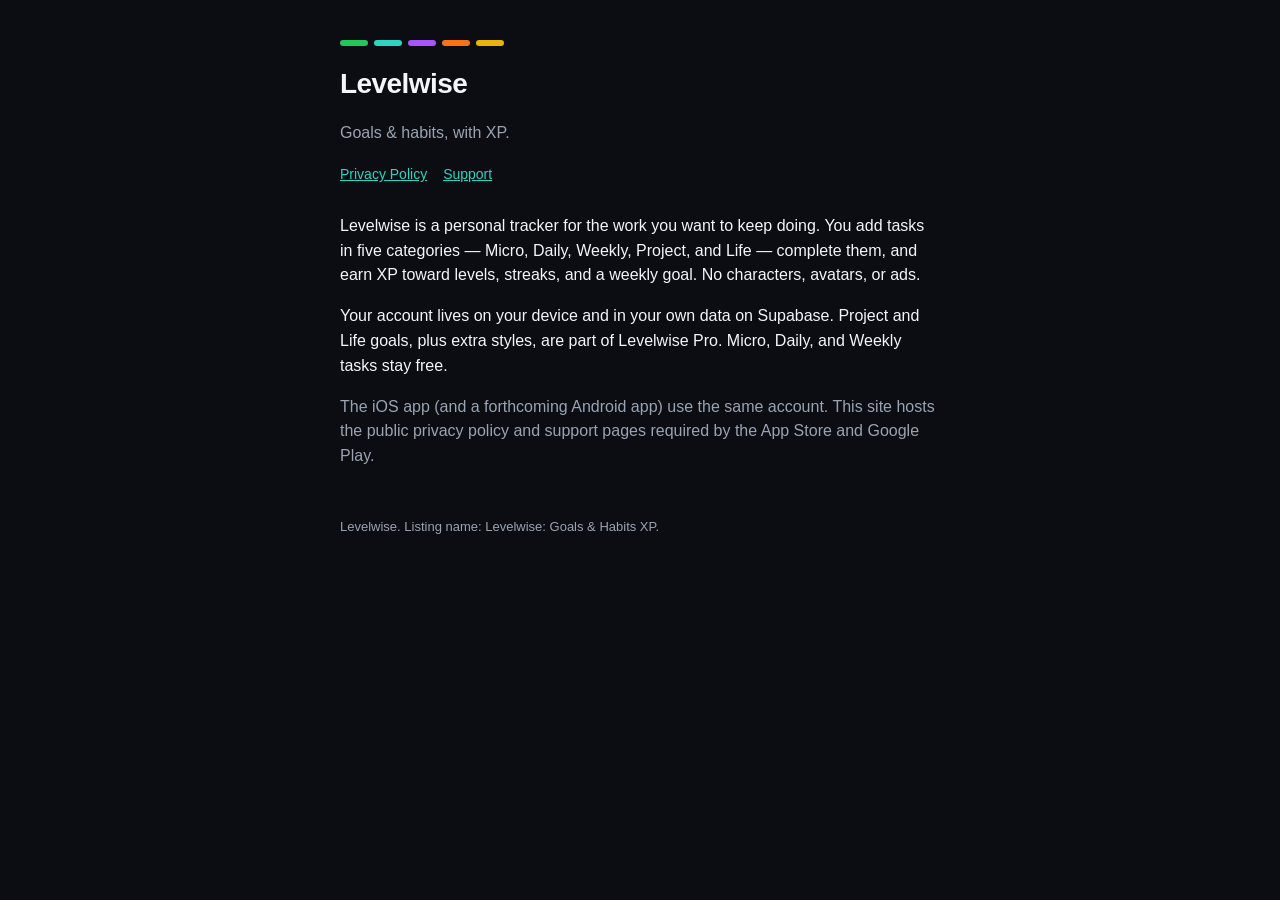
<file: index.html>
<!DOCTYPE html>
<html lang="en">
<head>
  <meta charset="utf-8">
  <meta name="viewport" content="width=device-width, initial-scale=1">
  <title>Levelwise</title>
  <meta name="description" content="Levelwise is a focused goals and habits tracker. Earn XP for the work you actually finish.">
  <link rel="stylesheet" href="style.css">
</head>
<body>
  <main>
    <div class="bars" aria-hidden="true"><span class="c-micro"></span><span class="c-daily"></span><span class="c-weekly"></span><span class="c-project"></span><span class="c-life"></span></div>
    <h1>Levelwise</h1>
    <p class="muted">Goals &amp; habits, with XP.</p>
    <nav>
      <a href="privacy.html">Privacy Policy</a>
      <a href="support.html">Support</a>
    </nav>
    <p>Levelwise is a personal tracker for the work you want to keep doing. You add tasks in five categories — Micro, Daily, Weekly, Project, and Life — complete them, and earn XP toward levels, streaks, and a weekly goal. No characters, avatars, or ads.</p>
    <p>Your account lives on your device and in your own data on Supabase. Project and Life goals, plus extra styles, are part of Levelwise Pro. Micro, Daily, and Weekly tasks stay free.</p>
    <p class="muted">The iOS app (and a forthcoming Android app) use the same account. This site hosts the public privacy policy and support pages required by the App Store and Google Play.</p>
    <footer>Levelwise. Listing name: Levelwise: Goals &amp; Habits XP.</footer>
  </main>
</body>
</html>
</file>
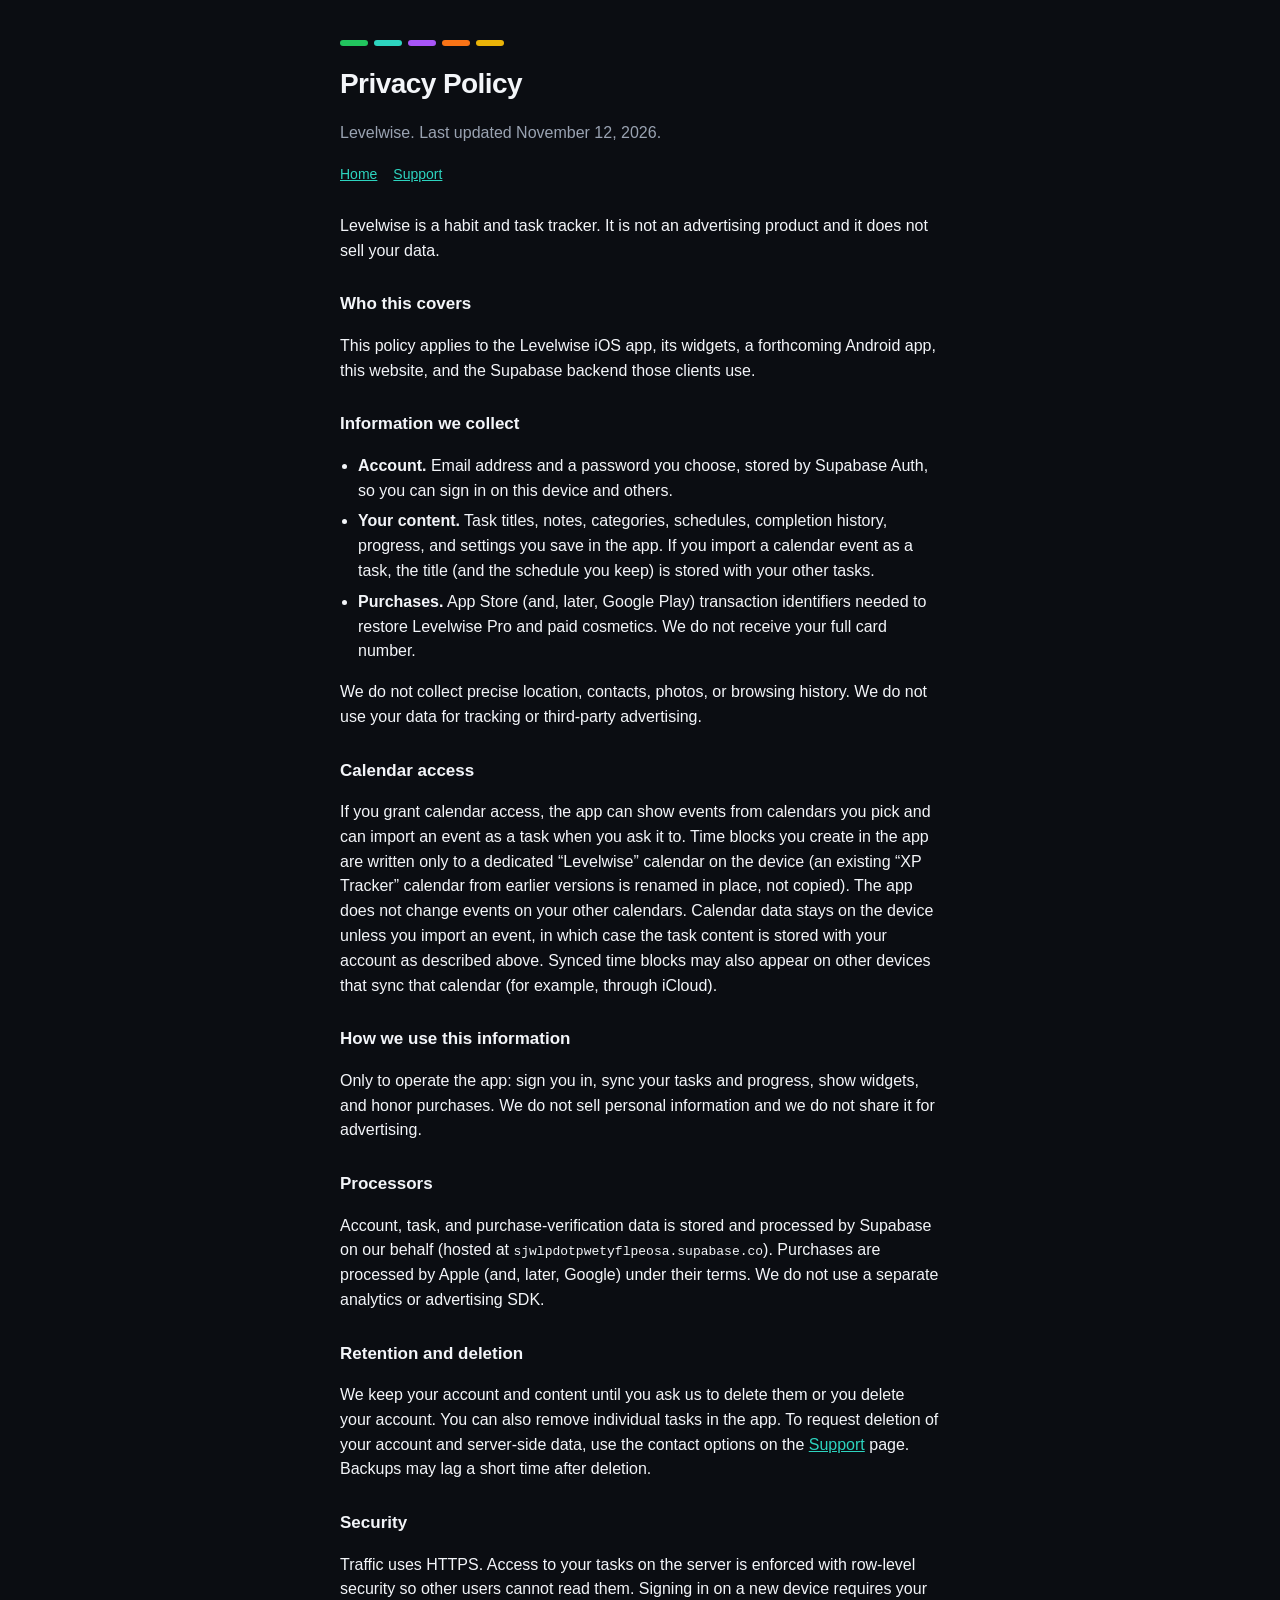
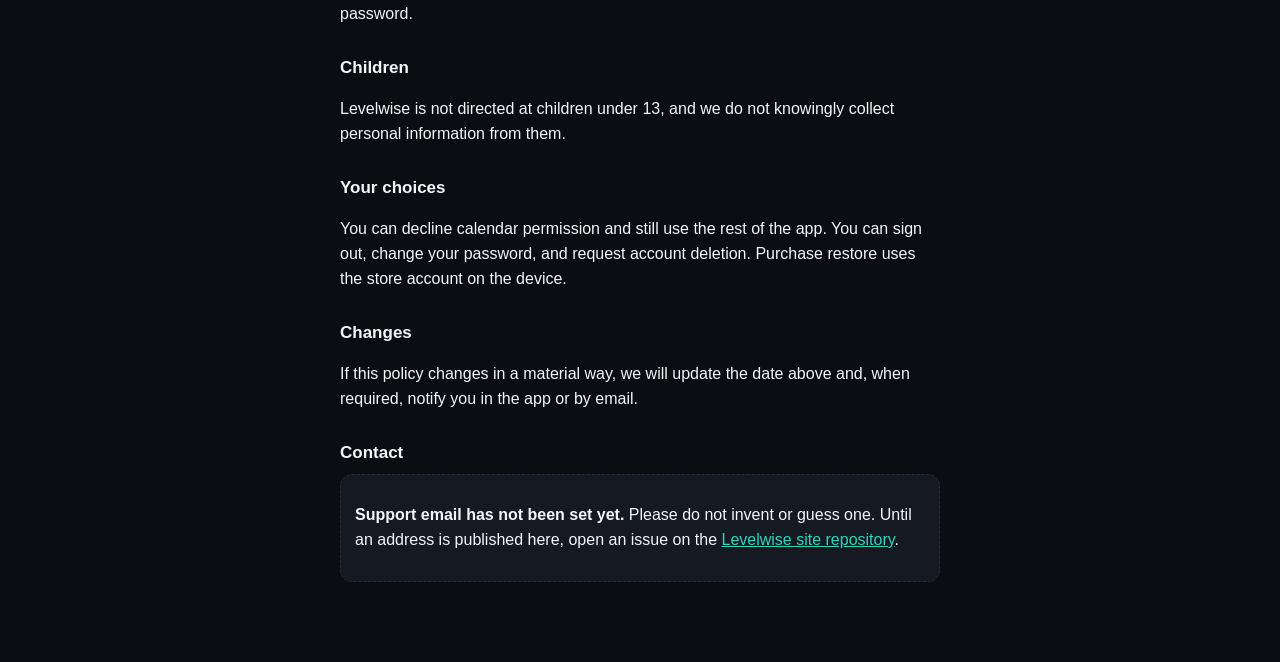
<file: privacy.html>
<!DOCTYPE html>
<html lang="en">
<head>
  <meta charset="utf-8">
  <meta name="viewport" content="width=device-width, initial-scale=1">
  <title>Privacy Policy — Levelwise</title>
  <link rel="stylesheet" href="style.css">
</head>
<body>
  <main>
    <div class="bars" aria-hidden="true"><span class="c-micro"></span><span class="c-daily"></span><span class="c-weekly"></span><span class="c-project"></span><span class="c-life"></span></div>
    <h1>Privacy Policy</h1>
    <p class="muted">Levelwise. Last updated November 12, 2026.</p>
    <nav>
      <a href="index.html">Home</a>
      <a href="support.html">Support</a>
    </nav>

    <p>Levelwise is a habit and task tracker. It is not an advertising product and it does not sell your data.</p>

    <h2>Who this covers</h2>
    <p>This policy applies to the Levelwise iOS app, its widgets, a forthcoming Android app, this website, and the Supabase backend those clients use.</p>

    <h2>Information we collect</h2>
    <ul>
      <li><strong>Account.</strong> Email address and a password you choose, stored by Supabase Auth, so you can sign in on this device and others.</li>
      <li><strong>Your content.</strong> Task titles, notes, categories, schedules, completion history, progress, and settings you save in the app. If you import a calendar event as a task, the title (and the schedule you keep) is stored with your other tasks.</li>
      <li><strong>Purchases.</strong> App Store (and, later, Google Play) transaction identifiers needed to restore Levelwise Pro and paid cosmetics. We do not receive your full card number.</li>
    </ul>
    <p>We do not collect precise location, contacts, photos, or browsing history. We do not use your data for tracking or third-party advertising.</p>

    <h2>Calendar access</h2>
    <p>If you grant calendar access, the app can show events from calendars you pick and can import an event as a task when you ask it to. Time blocks you create in the app are written only to a dedicated “Levelwise” calendar on the device (an existing “XP Tracker” calendar from earlier versions is renamed in place, not copied). The app does not change events on your other calendars. Calendar data stays on the device unless you import an event, in which case the task content is stored with your account as described above. Synced time blocks may also appear on other devices that sync that calendar (for example, through iCloud).</p>

    <h2>How we use this information</h2>
    <p>Only to operate the app: sign you in, sync your tasks and progress, show widgets, and honor purchases. We do not sell personal information and we do not share it for advertising.</p>

    <h2>Processors</h2>
    <p>Account, task, and purchase-verification data is stored and processed by Supabase on our behalf (hosted at <code>sjwlpdotpwetyflpeosa.supabase.co</code>). Purchases are processed by Apple (and, later, Google) under their terms. We do not use a separate analytics or advertising SDK.</p>

    <h2>Retention and deletion</h2>
    <p>We keep your account and content until you ask us to delete them or you delete your account. You can also remove individual tasks in the app. To request deletion of your account and server-side data, use the contact options on the <a href="support.html">Support</a> page. Backups may lag a short time after deletion.</p>

    <h2>Security</h2>
    <p>Traffic uses HTTPS. Access to your tasks on the server is enforced with row-level security so other users cannot read them. Signing in on a new device requires your password.</p>

    <h2>Children</h2>
    <p>Levelwise is not directed at children under 13, and we do not knowingly collect personal information from them.</p>

    <h2>Your choices</h2>
    <p>You can decline calendar permission and still use the rest of the app. You can sign out, change your password, and request account deletion. Purchase restore uses the store account on the device.</p>

    <h2>Changes</h2>
    <p>If this policy changes in a material way, we will update the date above and, when required, notify you in the app or by email.</p>

    <h2>Contact</h2>
    <div class="placeholder">
      <p><strong>Support email has not been set yet.</strong> Please do not invent or guess one. Until an address is published here, open an issue on the <a href="https://github.com/Jprints3D/levelwise-site/issues">Levelwise site repository</a>.</p>
    </div>
  </main>
</body>
</html>
</file>
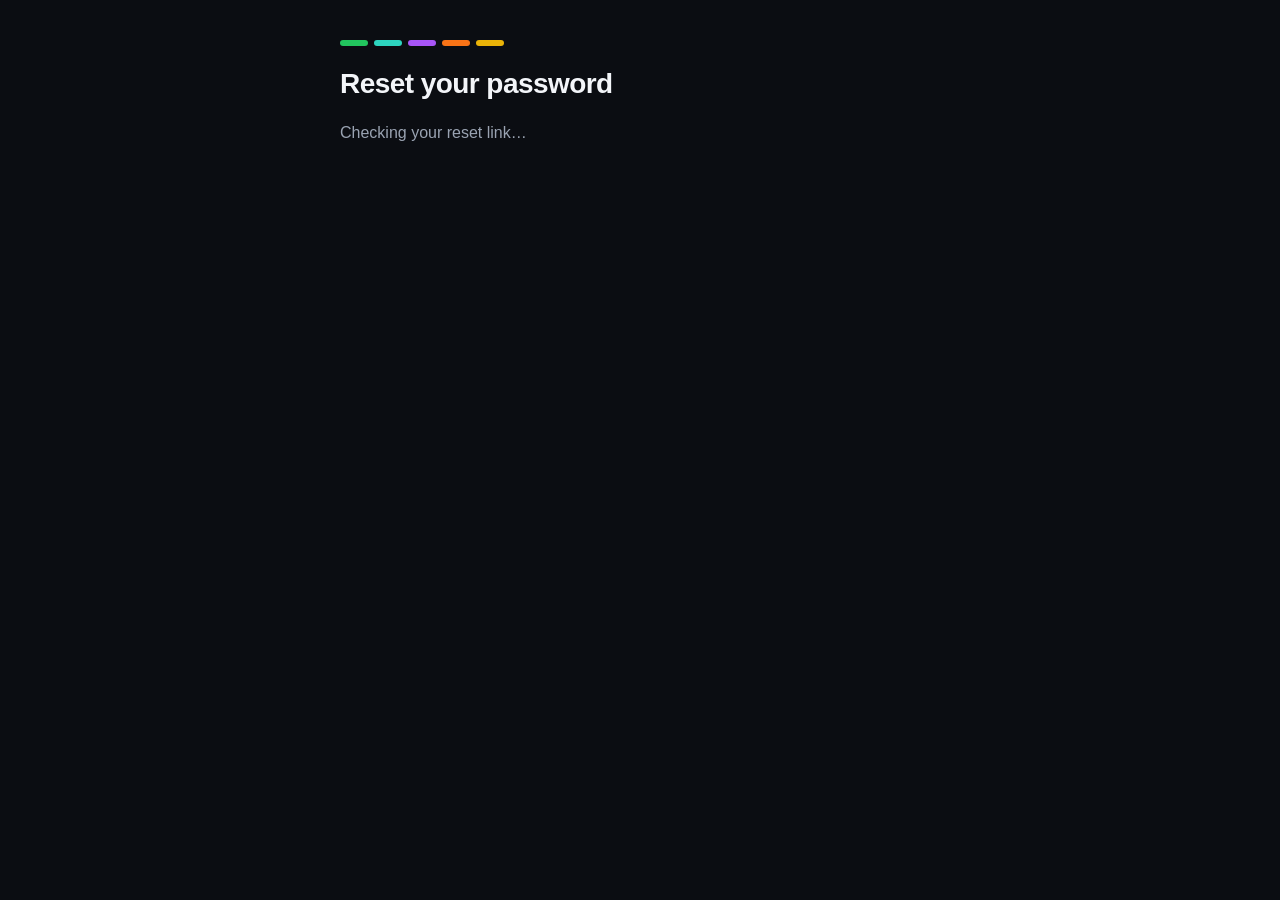
<file: reset-password.html>
<!DOCTYPE html>
<html lang="en">
<head>
  <meta charset="utf-8">
  <meta name="viewport" content="width=device-width, initial-scale=1">
  <meta name="referrer" content="no-referrer">
  <title>Reset password — Levelwise</title>
  <link rel="stylesheet" href="style.css">
</head>
<body>
<main>
  <div class="bars" aria-hidden="true"><span class="c-micro"></span><span class="c-daily"></span><span class="c-weekly"></span><span class="c-project"></span><span class="c-life"></span></div>
  <h1>Reset your password</h1>
  <p id="status" class="muted">Checking your reset link…</p>
  <div id="choice" hidden>
    <p><a id="openApp" href="#" style="display:inline-block;padding:10px 18px;font-size:16px">Open in the Levelwise app</a></p>
    <p><button id="here" type="button" style="padding:10px 18px;font-size:16px">Reset on this page instead</button></p>
    <p class="muted">The link works once: use the app or this page, not both.</p>
  </div>
  <form id="form" hidden>
    <p><label>New password<br><input id="pw" type="password" minlength="8" autocomplete="new-password" required style="width:100%;padding:10px;font-size:16px"></label></p>
    <p><label>Confirm new password<br><input id="pw2" type="password" minlength="8" autocomplete="new-password" required style="width:100%;padding:10px;font-size:16px"></label></p>
    <p><button type="submit" style="padding:10px 18px;font-size:16px">Save new password</button></p>
  </form>
</main>
<script type="module">
import { createClient } from 'https://esm.sh/@supabase/supabase-js@2';
const sb = createClient('https://sjwlpdotpwetyflpeosa.supabase.co', 'sb_publishable_sNXlslc-TjkeMltgjE4pQw_Fnm6aZNr', { auth: { detectSessionInUrl: true, flowType: 'implicit' } });
const status = document.getElementById('status'), form = document.getElementById('form');
const hash = new URLSearchParams(location.hash.slice(1)), q = new URLSearchParams(location.search);
const choice = document.getElementById('choice');
async function start() {
  const err = hash.get('error_description') || q.get('error_description');
  if (err) { status.textContent = err + ' Request a new reset email from the app.'; return; }
  // On iPhone / iPad, offer to finish in the app (levelwise://reset-password?token_hash=…).
  const iOS = /iPhone|iPad|iPod/.test(navigator.userAgent) || (navigator.platform === 'MacIntel' && navigator.maxTouchPoints > 1);
  const th = q.get('token_hash');
  if (iOS && th && /^[A-Za-z0-9_-]{6,512}$/.test(th)) {
    document.getElementById('openApp').href = 'levelwise://reset-password?token_hash=' + encodeURIComponent(th) + '&type=recovery';
    document.getElementById('here').addEventListener('click', () => { choice.hidden = true; status.textContent = 'Checking your reset link…'; ready(); });
    status.textContent = 'Choose where to set your new password.';
    choice.hidden = false;
    return;
  }
  ready();
}
async function ready() {
  if (q.get('token_hash')) {
    const { error } = await sb.auth.verifyOtp({ token_hash: q.get('token_hash'), type: q.get('type') || 'recovery' });
    history.replaceState(null, '', location.pathname);
    if (error) { status.textContent = error.message + ' Request a new reset email from the app.'; return; }
  } else if (q.get('code')) {
    // Reset requested in the app (PKCE): only that app can finish it.
    const c = q.get('code');
    const iOSc = /iPhone|iPad|iPod/.test(navigator.userAgent) || (navigator.platform === 'MacIntel' && navigator.maxTouchPoints > 1);
    if (iOSc && /^[A-Za-z0-9_-]{6,512}$/.test(c)) {
      document.getElementById('openApp').href = 'levelwise://reset-password?code=' + encodeURIComponent(c) + '&type=recovery';
      document.getElementById('here').hidden = true;
      status.textContent = 'You asked for this reset in the Levelwise app. Open it there to choose a new password.';
      choice.hidden = false;
      return;
    }
    status.textContent = 'You asked for this reset in the Levelwise app. Open this email on that iPhone and tap the link there, or request a new reset from the app.'; return;
  }
  const { data } = await sb.auth.getSession();
  if (!data.session) { status.textContent = 'This reset link is invalid or has expired. Request a new one from the Levelwise app.'; return; }
  status.textContent = 'Signed in as ' + (data.session.user.email || 'your account') + '. Choose a new password.';
  form.hidden = false;
}
form.addEventListener('submit', async (e) => {
  e.preventDefault();
  const pw = document.getElementById('pw').value, pw2 = document.getElementById('pw2').value;
  if (pw !== pw2) { status.textContent = 'The passwords do not match.'; return; }
  const { error } = await sb.auth.updateUser({ password: pw });
  if (error) { status.textContent = error.message; return; }
  form.hidden = true;
  status.textContent = 'Your password is updated. Go back to the Levelwise app and sign in with it.';
  await sb.auth.signOut();
});
setTimeout(start, 300);
</script>
</body>
</html>
</file>
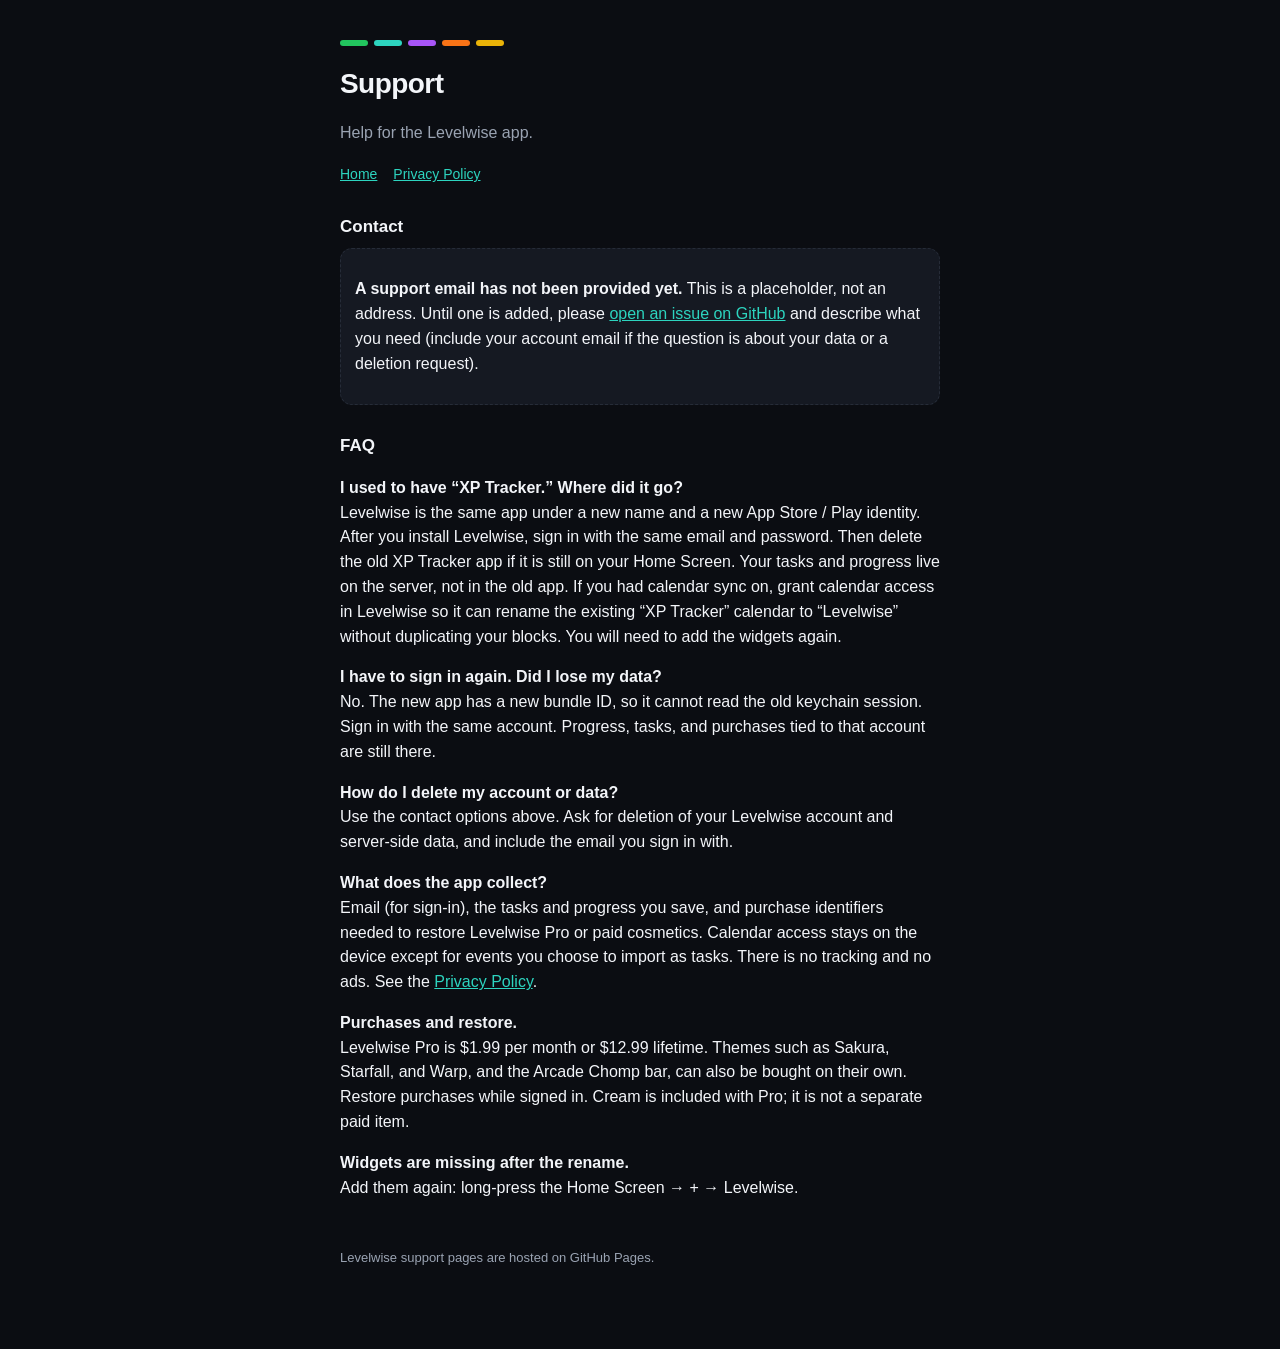
<file: support.html>
<!DOCTYPE html>
<html lang="en">
<head>
  <meta charset="utf-8">
  <meta name="viewport" content="width=device-width, initial-scale=1">
  <title>Support — Levelwise</title>
  <link rel="stylesheet" href="style.css">
</head>
<body>
  <main>
    <div class="bars" aria-hidden="true"><span class="c-micro"></span><span class="c-daily"></span><span class="c-weekly"></span><span class="c-project"></span><span class="c-life"></span></div>
    <h1>Support</h1>
    <p class="muted">Help for the Levelwise app.</p>
    <nav>
      <a href="index.html">Home</a>
      <a href="privacy.html">Privacy Policy</a>
    </nav>

    <h2>Contact</h2>
    <div class="placeholder">
      <p><strong>A support email has not been provided yet.</strong> This is a placeholder, not an address. Until one is added, please <a href="https://github.com/Jprints3D/levelwise-site/issues">open an issue on GitHub</a> and describe what you need (include your account email if the question is about your data or a deletion request).</p>
    </div>

    <h2>FAQ</h2>
    <p><strong>I used to have “XP Tracker.” Where did it go?</strong><br>
    Levelwise is the same app under a new name and a new App Store / Play identity. After you install Levelwise, sign in with the same email and password. Then delete the old XP Tracker app if it is still on your Home Screen. Your tasks and progress live on the server, not in the old app. If you had calendar sync on, grant calendar access in Levelwise so it can rename the existing “XP Tracker” calendar to “Levelwise” without duplicating your blocks. You will need to add the widgets again.</p>

    <p><strong>I have to sign in again. Did I lose my data?</strong><br>
    No. The new app has a new bundle ID, so it cannot read the old keychain session. Sign in with the same account. Progress, tasks, and purchases tied to that account are still there.</p>

    <p><strong>How do I delete my account or data?</strong><br>
    Use the contact options above. Ask for deletion of your Levelwise account and server-side data, and include the email you sign in with.</p>

    <p><strong>What does the app collect?</strong><br>
    Email (for sign-in), the tasks and progress you save, and purchase identifiers needed to restore Levelwise Pro or paid cosmetics. Calendar access stays on the device except for events you choose to import as tasks. There is no tracking and no ads. See the <a href="privacy.html">Privacy Policy</a>.</p>

    <p><strong>Purchases and restore.</strong><br>
    Levelwise Pro is $1.99 per month or $12.99 lifetime. Themes such as Sakura, Starfall, and Warp, and the Arcade Chomp bar, can also be bought on their own. Restore purchases while signed in. Cream is included with Pro; it is not a separate paid item.</p>

    <p><strong>Widgets are missing after the rename.</strong><br>
    Add them again: long-press the Home Screen → + → Levelwise.</p>

    <footer>Levelwise support pages are hosted on GitHub Pages.</footer>
  </main>
</body>
</html>
</file>
<file: style.css>
:root { color-scheme: dark; --bg:#0B0D12; --card:#151922; --line:#262C38; --text:#F3F5F9; --muted:#9AA3B2;
  --micro:#22C55E; --daily:#2DD4BF; --weekly:#A855F7; --project:#F97316; --life:#EAB308; }
* { box-sizing: border-box; }
body { margin:0; background:var(--bg); color:var(--text); font:16px/1.55 -apple-system, BlinkMacSystemFont, "Segoe UI", Inter, sans-serif; }
main { max-width: 640px; margin: 0 auto; padding: 40px 20px 80px; }
.bars { display:flex; gap:6px; margin-bottom:16px; } .bars span { width:28px; height:6px; border-radius:3px; }
h1 { font-size: 28px; margin: 0 0 8px; letter-spacing: -0.02em; }
h2 { font-size: 17px; margin: 28px 0 8px; }
p, li { color: var(--text); }
p.muted, .muted { color: var(--muted); }
a { color: var(--daily); }
nav { display:flex; gap:16px; margin: 18px 0 28px; font-size: 14px; }
ul { padding-left: 18px; } li { margin: 6px 0; }
code { font-family: ui-monospace, SFMono-Regular, Menlo, monospace; font-size: 13px; }
.placeholder { border: 1px dashed var(--line); border-radius: 12px; padding: 12px 14px; color: var(--muted); background: var(--card); }
.c-micro { background: var(--micro); } .c-daily { background: var(--daily); } .c-weekly { background: var(--weekly); }
.c-project { background: var(--project); } .c-life { background: var(--life); }
footer { margin-top: 48px; color: var(--muted); font-size: 13px; }
</file>
